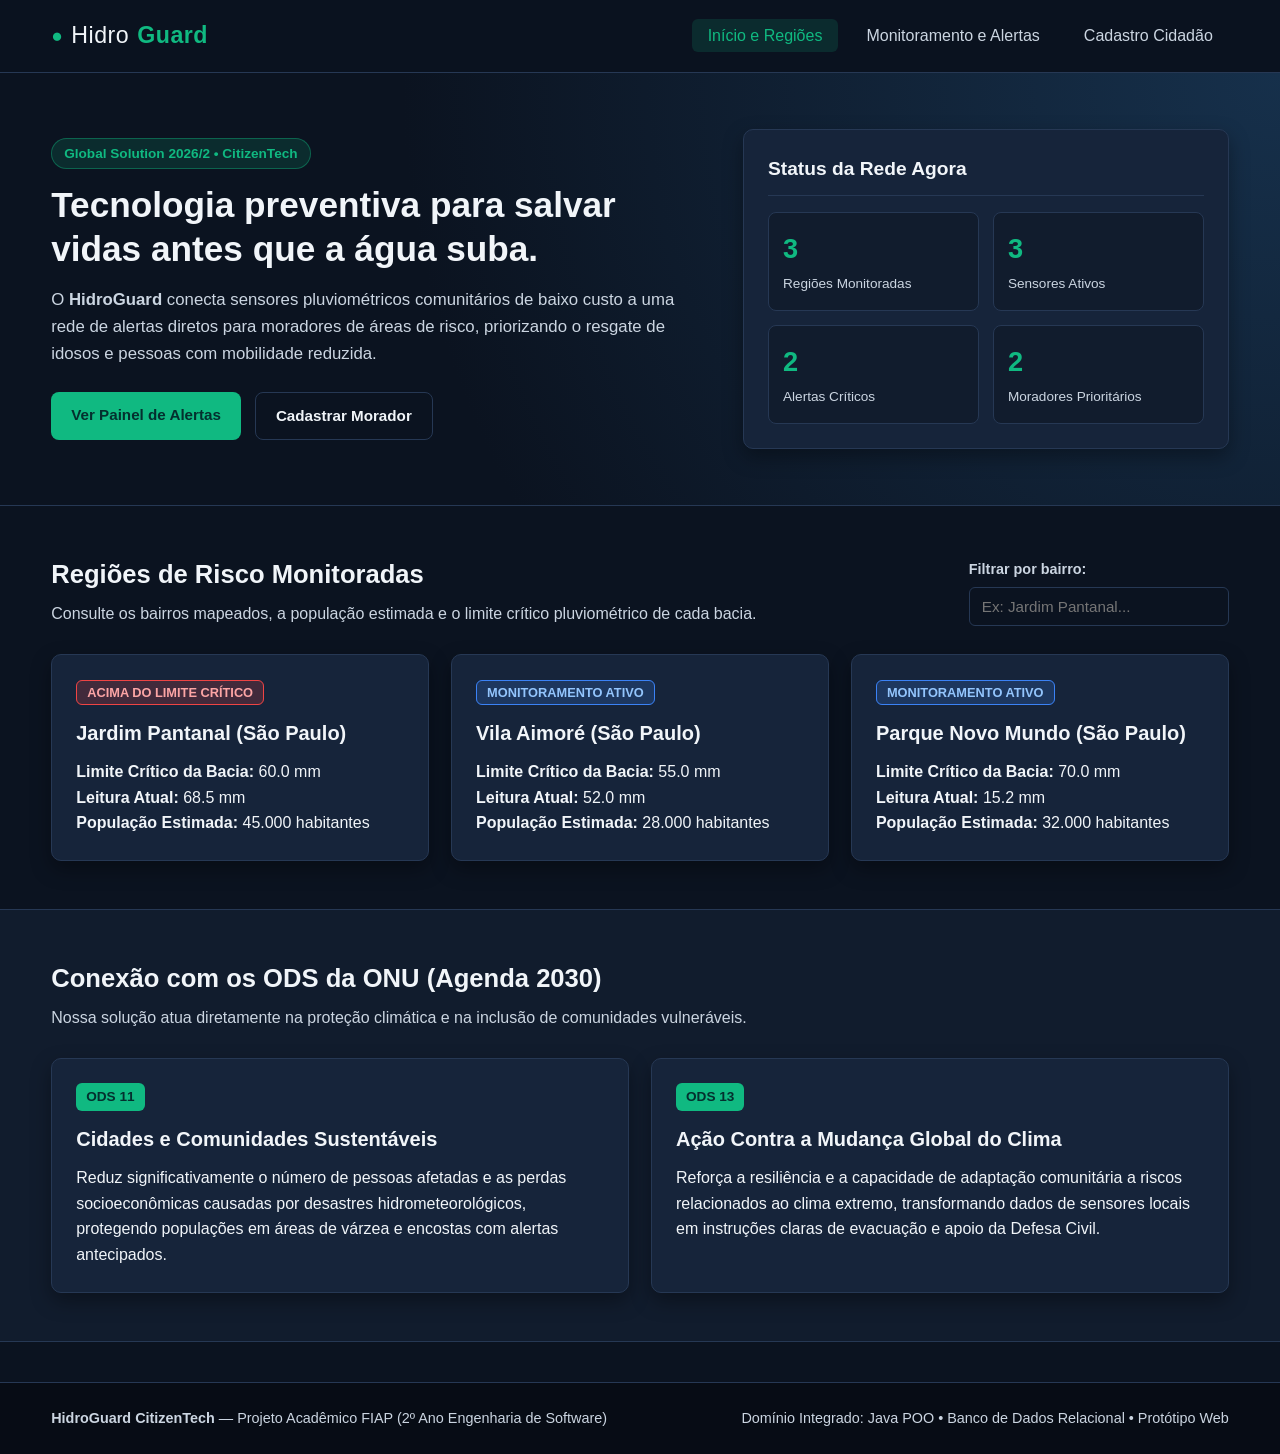
<file: index.html>
<!DOCTYPE html>
<html lang="pt-BR">
<head>
    <meta charset="UTF-8">
    <meta name="viewport" content="width=device-width, initial-scale=1.0">
    <title>HidroGuard | CitizenTech - Alerta Comunitário de Enchentes</title>
    <link rel="stylesheet" href="style.css">
</head>
<body>
    <header class="cabecalho">
        <div class="container cabecalho-conteudo">
            <a href="index.html" class="logo" aria-label="Página inicial HidroGuard">
                <span class="logo-icone">&#9679;</span> Hidro<strong>Guard</strong>
            </a>
            <button id="btn-menu-mobile" class="btn-menu-mobile" aria-label="Abrir menu de navegação" aria-expanded="false">
                &#9776;
            </button>
            <nav id="nav-menu" class="navegacao" aria-label="Menu principal">
                <ul class="menu-lista">
                    <li><a href="index.html" class="menu-link ativo">Início e Regiões</a></li>
                    <li><a href="monitoramento.html" class="menu-link">Monitoramento e Alertas</a></li>
                    <li><a href="cadastro.html" class="menu-link">Cadastro Cidadão</a></li>
                </ul>
            </nav>
        </div>
    </header>

    <main>
        <section class="hero">
            <div class="container hero-grid">
                <div class="hero-texto">
                    <span class="tag-destaque">Global Solution 2026/2 &bull; CitizenTech</span>
                    <h1>Tecnologia preventiva para salvar vidas antes que a água suba.</h1>
                    <p>
                        O <strong>HidroGuard</strong> conecta sensores pluviométricos comunitários de baixo custo a uma rede de alertas diretos para moradores de áreas de risco, priorizando o resgate de idosos e pessoas com mobilidade reduzida.
                    </p>
                    <div class="hero-botoes">
                        <a href="monitoramento.html" class="btn btn-primario">Ver Painel de Alertas</a>
                        <a href="cadastro.html" class="btn btn-secundario">Cadastrar Morador</a>
                    </div>
                </div>
                <aside class="hero-painel" aria-label="Resumo em tempo real">
                    <h2>Status da Rede Agora</h2>
                    <div id="resumo-metricas-home" class="metricas-grid">
                        <!-- Preenchido -->
                    </div>
                </aside>
            </div>
        </section>

        <section class="secao">
            <div class="container">
                <div class="cabecalho-secao">
                    <div>
                        <h2>Regiões de Risco Monitoradas</h2>
                        <p>Consulte os bairros mapeados, a população estimada e o limite crítico pluviométrico de cada bacia.</p>
                    </div>
                    <div class="campo-filtro-inline">
                        <label for="busca-regiao-home">Filtrar por bairro:</label>
                        <input type="text" id="busca-regiao-home" placeholder="Ex: Jardim Pantanal...">
                    </div>
                </div>
                <div id="lista-regioes-home" class="cards-grid">
                    <!-- Cards das regiões renderizados -->
                </div>
            </div>
        </section>

        <section class="secao secao-escura">
            <div class="container">
                <div class="cabecalho-secao">
                    <div>
                        <h2>Conexão com os ODS da ONU (Agenda 2030)</h2>
                        <p>Nossa solução atua diretamente na proteção climática e na inclusão de comunidades vulneráveis.</p>
                    </div>
                </div>
                <div class="cards-grid">
                    <article class="card card-ods">
                        <span class="ods-badge">ODS 11</span>
                        <h3>Cidades e Comunidades Sustentáveis</h3>
                        <p>
                            Reduz significativamente o número de pessoas afetadas e as perdas socioeconômicas causadas por desastres hidrometeorológicos, protegendo populações em áreas de várzea e encostas com alertas antecipados.
                        </p>
                    </article>
                    <article class="card card-ods">
                        <span class="ods-badge">ODS 13</span>
                        <h3>Ação Contra a Mudança Global do Clima</h3>
                        <p>
                            Reforça a resiliência e a capacidade de adaptação comunitária a riscos relacionados ao clima extremo, transformando dados de sensores locais em instruções claras de evacuação e apoio da Defesa Civil.
                        </p>
                    </article>
                </div>
            </div>
        </section>
    </main>

    <footer class="rodape">
        <div class="container rodape-conteudo">
            <p><strong>HidroGuard CitizenTech</strong> &mdash; Projeto Acadêmico FIAP (2º Ano Engenharia de Software)</p>
            <p>Domínio Integrado: Java POO &bull; Banco de Dados Relacional &bull; Protótipo Web</p>
        </div>
    </footer>

    <script src="script.js"></script>
</body>
</html>
</file>
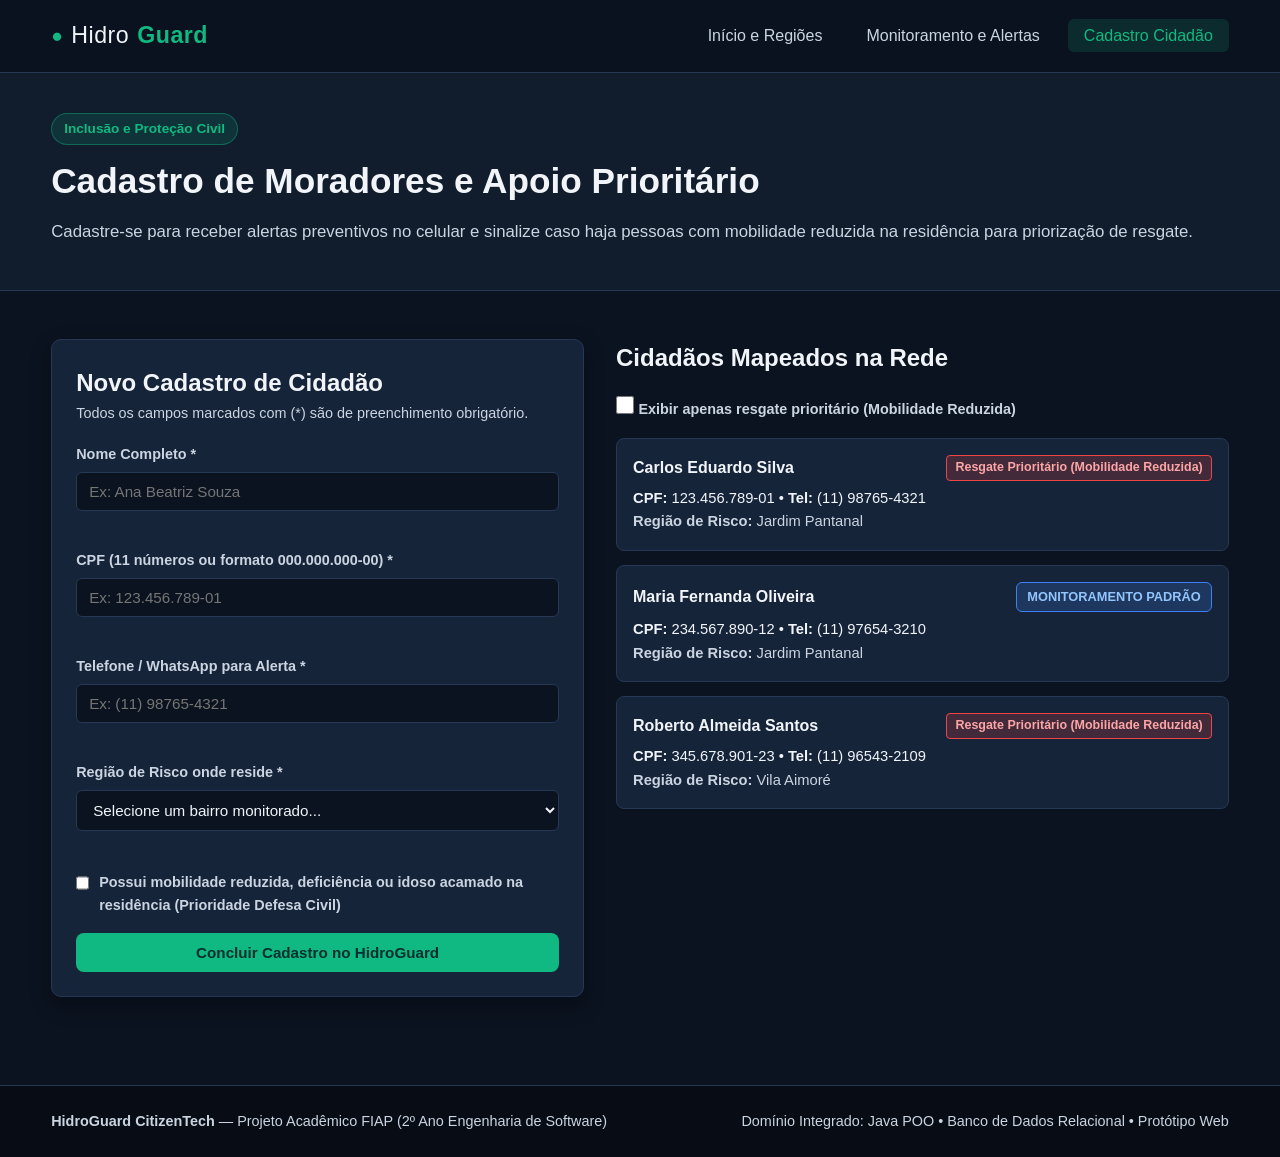
<file: cadastro.html>
<!DOCTYPE html>
<html lang="pt-BR">
<head>
    <meta charset="UTF-8">
    <meta name="viewport" content="width=device-width, initial-scale=1.0">
    <title>Cadastro Cidadão | HidroGuard CitizenTech</title>
    <link rel="stylesheet" href="style.css">
</head>
<body>
    <header class="cabecalho">
        <div class="container cabecalho-conteudo">
            <a href="index.html" class="logo" aria-label="Página inicial HidroGuard">
                <span class="logo-icone">&#9679;</span> Hidro<strong>Guard</strong>
            </a>
            <button id="btn-menu-mobile" class="btn-menu-mobile" aria-label="Abrir menu de navegação" aria-expanded="false">
                &#9776;
            </button>
            <nav id="nav-menu" class="navegacao" aria-label="Menu principal">
                <ul class="menu-lista">
                    <li><a href="index.html" class="menu-link">Início e Regiões</a></li>
                    <li><a href="monitoramento.html" class="menu-link">Monitoramento e Alertas</a></li>
                    <li><a href="cadastro.html" class="menu-link ativo">Cadastro Cidadão</a></li>
                </ul>
            </nav>
        </div>
    </header>

    <main>
        <section class="secao-topo">
            <div class="container">
                <span class="tag-destaque">Inclusão e Proteção Civil</span>
                <h1>Cadastro de Moradores e Apoio Prioritário</h1>
                <p>Cadastre-se para receber alertas preventivos no celular e sinalize caso haja pessoas com mobilidade reduzida na residência para priorização de resgate.</p>
            </div>
        </section>

        <section class="secao">
            <div class="container layout-duas-colunas">
                <article class="card card-formulario">
                    <h2>Novo Cadastro de Cidadão</h2>
                    <p class="texto-auxiliar">Todos os campos marcados com (*) são de preenchimento obrigatório.</p>

                    <div id="mensagem-geral-form" class="caixa-feedback oculto" role="alert" aria-live="polite"></div>

                    <form id="form-cidadao" novalidate>
                        <div class="grupo-campo">
                            <label for="nome-cidadao">Nome Completo *</label>
                            <input type="text" id="nome-cidadao" placeholder="Ex: Ana Beatriz Souza">
                            <span id="erro-nome" class="erro-campo"></span>
                        </div>

                        <div class="grupo-campo">
                            <label for="cpf-cidadao">CPF (11 números ou formato 000.000.000-00) *</label>
                            <input type="text" id="cpf-cidadao" placeholder="Ex: 123.456.789-01" maxlength="14">
                            <span id="erro-cpf" class="erro-campo"></span>
                        </div>

                        <div class="grupo-campo">
                            <label for="telefone-cidadao">Telefone / WhatsApp para Alerta *</label>
                            <input type="tel" id="telefone-cidadao" placeholder="Ex: (11) 98765-4321">
                            <span id="erro-telefone" class="erro-campo"></span>
                        </div>

                        <div class="grupo-campo">
                            <label for="regiao-cidadao">Região de Risco onde reside *</label>
                            <select id="regiao-cidadao">
                                <option value="">Selecione um bairro monitorado...</option>
                                <!-- Carregado dinamicamente -->
                            </select>
                            <span id="erro-regiao" class="erro-campo"></span>
                        </div>

                        <div class="grupo-campo campo-checkbox">
                            <input type="checkbox" id="mobilidade-cidadao">
                            <label for="mobilidade-cidadao">
                                Possui mobilidade reduzida, deficiência ou idoso acamado na residência (Prioridade Defesa Civil)
                            </label>
                        </div>

                        <button type="submit" class="btn btn-primario btn-bloco">Concluir Cadastro no HidroGuard</button>
                    </form>
                </article>

                <section class="painel-cadastrados" aria-label="Lista de cidadãos cadastrados">
                    <div class="cabecalho-lista-cidadaos">
                        <h2>Cidadãos Mapeados na Rede</h2>
                        <div class="campo-checkbox filtro-check">
                            <input type="checkbox" id="filtro-prioritarios">
                            <label for="filtro-prioritarios">Exibir apenas resgate prioritário (Mobilidade Reduzida)</label>
                        </div>
                    </div>
                    <div id="lista-cidadaos-dom" class="lista-cidadaos">
                        <!-- Cidadãos renderizados -->
                    </div>
                </section>
            </div>
        </section>
    </main>

    <footer class="rodape">
        <div class="container rodape-conteudo">
            <p><strong>HidroGuard CitizenTech</strong> &mdash; Projeto Acadêmico FIAP (2º Ano Engenharia de Software)</p>
            <p>Domínio Integrado: Java POO &bull; Banco de Dados Relacional &bull; Protótipo Web</p>
        </div>
    </footer>

    <script src="script.js"></script>
</body>
</html>
</file>
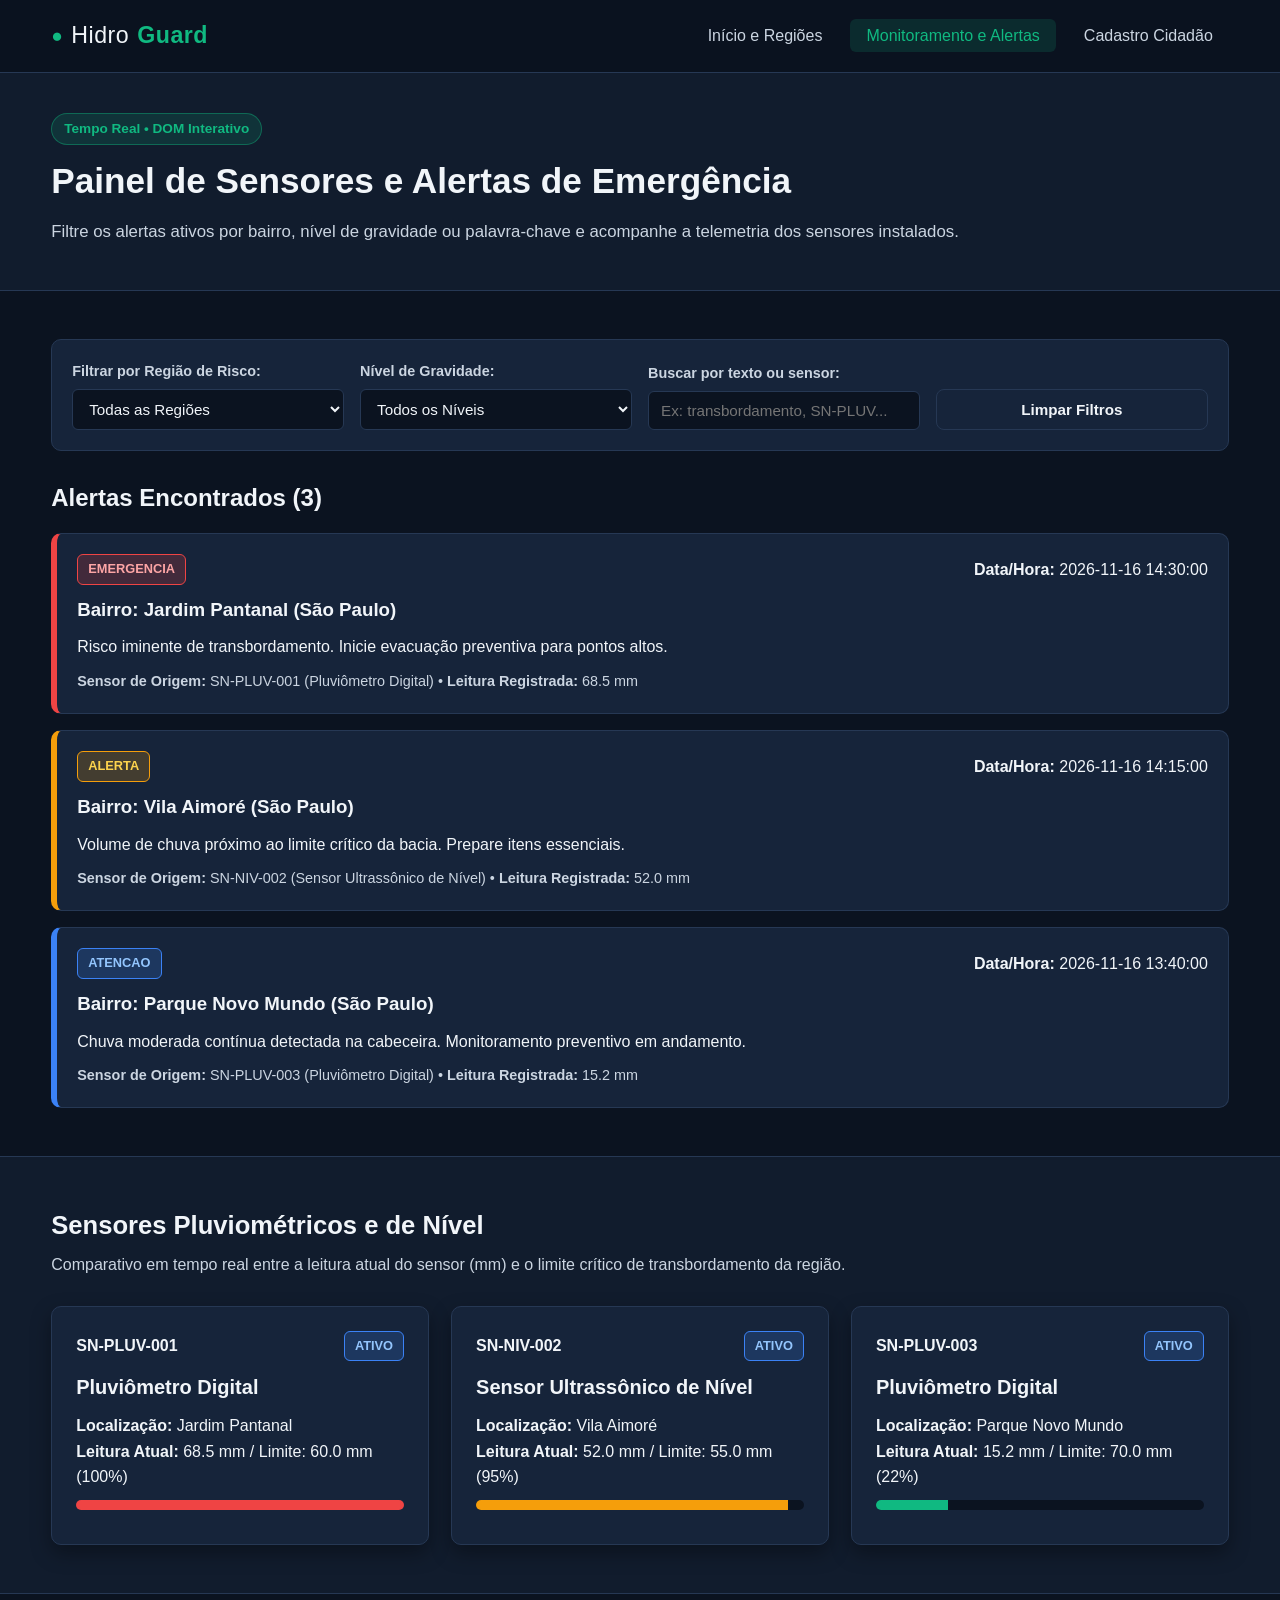
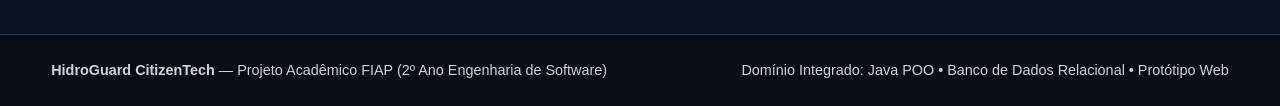
<file: monitoramento.html>
<!DOCTYPE html>
<html lang="pt-BR">
<head>
    <meta charset="UTF-8">
    <meta name="viewport" content="width=device-width, initial-scale=1.0">
    <title>Monitoramento e Alertas | HidroGuard CitizenTech</title>
    <link rel="stylesheet" href="style.css">
</head>
<body>
    <header class="cabecalho">
        <div class="container cabecalho-conteudo">
            <a href="index.html" class="logo" aria-label="Página inicial HidroGuard">
                <span class="logo-icone">&#9679;</span> Hidro<strong>Guard</strong>
            </a>
            <button id="btn-menu-mobile" class="btn-menu-mobile" aria-label="Abrir menu de navegação" aria-expanded="false">
                &#9776;
            </button>
            <nav id="nav-menu" class="navegacao" aria-label="Menu principal">
                <ul class="menu-lista">
                    <li><a href="index.html" class="menu-link">Início e Regiões</a></li>
                    <li><a href="monitoramento.html" class="menu-link ativo">Monitoramento e Alertas</a></li>
                    <li><a href="cadastro.html" class="menu-link">Cadastro Cidadão</a></li>
                </ul>
            </nav>
        </div>
    </header>

    <main>
        <section class="secao-topo">
            <div class="container">
                <span class="tag-destaque">Tempo Real &bull; DOM Interativo</span>
                <h1>Painel de Sensores e Alertas de Emergência</h1>
                <p>Filtre os alertas ativos por bairro, nível de gravidade ou palavra-chave e acompanhe a telemetria dos sensores instalados.</p>
            </div>
        </section>

        <section class="secao">
            <div class="container">
                <div class="painel-filtros" aria-label="Filtros de busca de alertas">
                    <div class="grupo-campo">
                        <label for="filtro-regiao">Filtrar por Região de Risco:</label>
                        <select id="filtro-regiao">
                            <option value="TODAS">Todas as Regiões</option>
                            <!-- Opções carregadas -->
                        </select>
                    </div>

                    <div class="grupo-campo">
                        <label for="filtro-gravidade">Nível de Gravidade:</label>
                        <select id="filtro-gravidade">
                            <option value="TODOS">Todos os Níveis</option>
                            <option value="EMERGENCIA">Emergência (Evacuação)</option>
                            <option value="ALERTA">Alerta Preventivo</option>
                            <option value="ATENCAO">Atenção</option>
                        </select>
                    </div>

                    <div class="grupo-campo">
                        <label for="filtro-busca-alerta">Buscar por texto ou sensor:</label>
                        <input type="text" id="filtro-busca-alerta" placeholder="Ex: transbordamento, SN-PLUV...">
                    </div>

                    <div class="grupo-campo acao-filtro">
                        <button type="button" id="btn-limpar-filtros" class="btn btn-secundario">Limpar Filtros</button>
                    </div>
                </div>

                <div class="barra-status-resultados">
                    <h2 id="contador-alertas">Alertas Emitidos</h2>
                </div>

                <div id="lista-alertas-dom" class="lista-alertas">
                    <!-- Alertas renderizados e filtrados -->
                </div>
            </div>
        </section>

        <section class="secao secao-escura">
            <div class="container">
                <div class="cabecalho-secao">
                    <div>
                        <h2>Sensores Pluviométricos e de Nível</h2>
                        <p>Comparativo em tempo real entre a leitura atual do sensor (mm) e o limite crítico de transbordamento da região.</p>
                    </div>
                </div>
                <div id="lista-sensores-dom" class="cards-grid">
                    <!-- Sensores renderizados -->
                </div>
            </div>
        </section>
    </main>

    <footer class="rodape">
        <div class="container rodape-conteudo">
            <p><strong>HidroGuard CitizenTech</strong> &mdash; Projeto Acadêmico FIAP (2º Ano Engenharia de Software)</p>
            <p>Domínio Integrado: Java POO &bull; Banco de Dados Relacional &bull; Protótipo Web</p>
        </div>
    </footer>

    <script src="script.js"></script>
</body>
</html>
</file>
<file: style.css>
:root {
    --cor-fundo: #0b1320;
    --cor-fundo-secundario: #111c2d;
    --cor-card: #16243a;
    --cor-borda: #263854;
    --cor-texto: #f1f5f9;
    --cor-texto-suave: #cbd5e1;
    --cor-primaria: #10b981;
    --cor-primaria-hover: #059669;
    --cor-emergencia: #ef4444;
    --cor-alerta: #f59e0b;
    --cor-atencao: #3b82f6;
    --sombra-padrao: 0 8px 20px rgba(0, 0, 0, 0.35);
    --raio-borda: 10px;
}

* {
    margin: 0;
    padding: 0;
    box-sizing: border-box;
}

body {
    font-family: 'Segoe UI', Roboto, Helvetica, Arial, sans-serif;
    background-color: var(--cor-fundo);
    color: var(--cor-texto);
    line-height: 1.6;
    display: flex;
    flex-direction: column;
    min-height: 100vh;
}

main {
    flex: 1;
}

.container {
    width: 92%;
    max-width: 1180px;
    margin: 0 auto;
}

/* ==================== CABEÇALHO E NAVEGAÇÃO ==================== */

.cabecalho {
    background-color: rgba(11, 19, 32, 0.96);
    border-bottom: 1px solid var(--cor-borda);
    position: sticky;
    top: 0;
    z-index: 100;
}

.cabecalho-conteudo {
    display: flex;
    align-items: center;
    justify-content: space-between;
    min-height: 72px;
}

.logo {
    color: var(--cor-texto);
    text-decoration: none;
    font-size: 1.45rem;
    letter-spacing: 0.5px;
    display: flex;
    align-items: center;
    gap: 8px;
}

.logo-icone {
    color: var(--cor-primaria);
    font-size: 1.2rem;
}

.logo strong {
    color: var(--cor-primaria);
}

.menu-lista {
    list-style: none;
    display: flex;
    gap: 12px;
}

.menu-link {
    color: var(--cor-texto-suave);
    text-decoration: none;
    padding: 8px 16px;
    border-radius: 6px;
    font-weight: 500;
    transition: background-color 0.2s, color 0.2s;
}

.menu-link:hover,
.menu-link.ativo {
    background-color: rgba(16, 185, 129, 0.15);
    color: var(--cor-primaria);
}

.btn-menu-mobile {
    display: none;
    background: transparent;
    border: 1px solid var(--cor-borda);
    color: var(--cor-texto);
    font-size: 1.4rem;
    padding: 6px 12px;
    border-radius: 6px;
    cursor: pointer;
}

/* ==================== HERO E SEÇÕES ==================== */

.hero {
    padding: 56px 0;
    background: radial-gradient(circle at top right, #16304b 0%, var(--cor-fundo) 65%);
    border-bottom: 1px solid var(--cor-borda);
}

.hero-grid {
    display: grid;
    grid-template-columns: 1.35fr 1fr;
    gap: 36px;
    align-items: center;
}

.tag-destaque {
    display: inline-block;
    background-color: rgba(16, 185, 129, 0.15);
    color: var(--cor-primaria);
    border: 1px solid rgba(16, 185, 129, 0.4);
    padding: 4px 12px;
    border-radius: 999px;
    font-size: 0.85rem;
    font-weight: 600;
    margin-bottom: 14px;
}

.hero-texto h1,
.secao-topo h1 {
    font-size: 2.2rem;
    line-height: 1.25;
    margin-bottom: 16px;
}

.hero-texto p,
.secao-topo p {
    color: var(--cor-texto-suave);
    font-size: 1.05rem;
    margin-bottom: 24px;
}

.hero-botoes {
    display: flex;
    flex-wrap: wrap;
    gap: 14px;
}

.hero-painel {
    background-color: var(--cor-card);
    border: 1px solid var(--cor-borda);
    border-radius: var(--raio-borda);
    padding: 24px;
    box-shadow: var(--sombra-padrao);
}

.hero-painel h2 {
    font-size: 1.2rem;
    margin-bottom: 16px;
    border-bottom: 1px solid var(--cor-borda);
    padding-bottom: 10px;
}

.metricas-grid {
    display: grid;
    grid-template-columns: 1fr 1fr;
    gap: 14px;
}

.metrica-item {
    background-color: var(--cor-fundo-secundario);
    border: 1px solid var(--cor-borda);
    padding: 14px;
    border-radius: 8px;
}

.metrica-valor {
    font-size: 1.7rem;
    font-weight: 700;
    color: var(--cor-primaria);
    display: block;
}

.metrica-rotulo {
    font-size: 0.85rem;
    color: var(--cor-texto-suave);
}

.secao {
    padding: 48px 0;
}

.secao-escura {
    background-color: var(--cor-fundo-secundario);
    border-top: 1px solid var(--cor-borda);
    border-bottom: 1px solid var(--cor-borda);
}

.secao-topo {
    padding: 40px 0 20px;
    border-bottom: 1px solid var(--cor-borda);
    background-color: var(--cor-fundo-secundario);
}

.cabecalho-secao {
    display: flex;
    justify-content: space-between;
    align-items: flex-end;
    flex-wrap: wrap;
    gap: 16px;
    margin-bottom: 28px;
}

.cabecalho-secao h2 {
    font-size: 1.6rem;
    margin-bottom: 6px;
}

.cabecalho-secao p {
    color: var(--cor-texto-suave);
}

/* ==================== BOTÕES E CARDS ==================== */

.btn {
    display: inline-block;
    padding: 11px 20px;
    border-radius: 8px;
    font-weight: 600;
    font-size: 0.95rem;
    text-decoration: none;
    cursor: pointer;
    border: none;
    transition: background-color 0.2s, transform 0.1s;
}

.btn:active {
    transform: scale(0.99);
}

.btn-primario {
    background-color: var(--cor-primaria);
    color: #042f2e;
}

.btn-primario:hover {
    background-color: var(--cor-primaria-hover);
    color: #ffffff;
}

.btn-secundario {
    background-color: transparent;
    color: var(--cor-texto);
    border: 1px solid var(--cor-borda);
}

.btn-secundario:hover {
    background-color: var(--cor-card);
    border-color: var(--cor-primaria);
}

.btn-bloco {
    width: 100%;
    text-align: center;
}

.cards-grid {
    display: grid;
    grid-template-columns: repeat(auto-fit, minmax(300px, 1fr));
    gap: 22px;
}

.card {
    background-color: var(--cor-card);
    border: 1px solid var(--cor-borda);
    border-radius: var(--raio-borda);
    padding: 24px;
    box-shadow: var(--sombra-padrao);
}

.card h3 {
    font-size: 1.25rem;
    margin-bottom: 10px;
}

.ods-badge {
    display: inline-block;
    background-color: var(--cor-primaria);
    color: #042f2e;
    font-weight: 700;
    padding: 3px 10px;
    border-radius: 6px;
    font-size: 0.85rem;
    margin-bottom: 12px;
}

/* ==================== FILTROS, SENSORES E ALERTAS ==================== */

.painel-filtros {
    background-color: var(--cor-card);
    border: 1px solid var(--cor-borda);
    border-radius: var(--raio-borda);
    padding: 20px;
    display: grid;
    grid-template-columns: repeat(auto-fit, minmax(210px, 1fr));
    gap: 16px;
    align-items: end;
    margin-bottom: 28px;
}

.campo-filtro-inline {
    display: flex;
    flex-direction: column;
    gap: 6px;
    min-width: 260px;
}

.grupo-campo {
    display: flex;
    flex-direction: column;
    gap: 6px;
    margin-bottom: 14px;
}

.painel-filtros .grupo-campo {
    margin-bottom: 0;
}

label {
    font-size: 0.9rem;
    font-weight: 600;
    color: var(--cor-texto-suave);
}

input[type="text"],
input[type="tel"],
select {
    background-color: var(--cor-fundo);
    border: 1px solid var(--cor-borda);
    color: var(--cor-texto);
    padding: 10px 12px;
    border-radius: 6px;
    font-size: 0.95rem;
}

input:focus,
select:focus {
    outline: 2px solid var(--cor-primaria);
    border-color: transparent;
}

.barra-status-resultados {
    margin-bottom: 16px;
}

.lista-alertas {
    display: flex;
    flex-direction: column;
    gap: 16px;
}

.alerta-item {
    background-color: var(--cor-card);
    border: 1px solid var(--cor-borda);
    border-left: 6px solid var(--cor-atencao);
    border-radius: var(--raio-borda);
    padding: 20px;
    display: flex;
    flex-direction: column;
    gap: 10px;
}

.alerta-item.gravidade-EMERGENCIA {
    border-left-color: var(--cor-emergencia);
}

.alerta-item.gravidade-ALERTA {
    border-left-color: var(--cor-alerta);
}

.alerta-cabecalho {
    display: flex;
    justify-content: space-between;
    align-items: center;
    flex-wrap: wrap;
    gap: 10px;
}

.badge-gravidade {
    padding: 4px 10px;
    border-radius: 6px;
    font-size: 0.8rem;
    font-weight: 700;
    text-transform: uppercase;
}

.badge-EMERGENCIA {
    background-color: rgba(239, 68, 68, 0.2);
    color: #fca5a5;
    border: 1px solid var(--cor-emergencia);
}

.badge-ALERTA {
    background-color: rgba(245, 158, 11, 0.2);
    color: #fcd34d;
    border: 1px solid var(--cor-alerta);
}

.badge-ATENCAO {
    background-color: rgba(59, 130, 246, 0.2);
    color: #93c5fd;
    border: 1px solid var(--cor-atencao);
}

.barra-progresso-fundo {
    width: 100%;
    height: 10px;
    background-color: var(--cor-fundo);
    border-radius: 999px;
    overflow: hidden;
    margin: 10px 0;
}

.barra-progresso-preenchimento {
    height: 100%;
    background-color: var(--cor-primaria);
    transition: width 0.3s ease;
}

/* ==================== FORMULÁRIO E CIDADÃOS ==================== */

.layout-duas-colunas {
    display: grid;
    grid-template-columns: 1fr 1.15fr;
    gap: 32px;
    align-items: start;
}

.texto-auxiliar {
    color: var(--cor-texto-suave);
    font-size: 0.9rem;
    margin-bottom: 18px;
}

.campo-checkbox {
    flex-direction: row;
    align-items: flex-start;
    gap: 10px;
    margin: 16px 0;
}

.campo-checkbox input[type="checkbox"] {
    width: 18px;
    height: 18px;
    margin-top: 3px;
    accent-color: var(--cor-primaria);
}

.erro-campo {
    color: #fca5a5;
    font-size: 0.84rem;
    min-height: 18px;
}

.input-invalido {
    border-color: var(--cor-emergencia) !important;
}

.caixa-feedback {
    padding: 12px 16px;
    border-radius: 8px;
    margin-bottom: 18px;
    font-weight: 600;
}

.caixa-feedback.sucesso {
    background-color: rgba(16, 185, 129, 0.2);
    border: 1px solid var(--cor-primaria);
    color: #6ee7b7;
}

.caixa-feedback.erro {
    background-color: rgba(239, 68, 68, 0.2);
    border: 1px solid var(--cor-emergencia);
    color: #fca5a5;
}

.oculto {
    display: none;
}

.lista-cidadaos {
    display: flex;
    flex-direction: column;
    gap: 14px;
}

.cidadao-card {
    background-color: var(--cor-card);
    border: 1px solid var(--cor-borda);
    border-radius: 8px;
    padding: 16px;
}

.badge-prioritario {
    display: inline-block;
    background-color: rgba(239, 68, 68, 0.2);
    color: #fca5a5;
    border: 1px solid var(--cor-emergencia);
    padding: 2px 8px;
    border-radius: 4px;
    font-size: 0.78rem;
    font-weight: 700;
}

/* ==================== RODAPÉ E RESPONSIVIDADE ==================== */

.rodape {
    background-color: #070c15;
    border-top: 1px solid var(--cor-borda);
    padding: 24px 0;
    margin-top: 40px;
}

.rodape-conteudo {
    display: flex;
    justify-content: space-between;
    flex-wrap: wrap;
    gap: 12px;
    color: var(--cor-texto-suave);
    font-size: 0.9rem;
}

@media (max-width: 820px) {
    .hero-grid,
    .layout-duas-colunas {
        grid-template-columns: 1fr;
    }

    .btn-menu-mobile {
        display: block;
    }

    .navegacao {
        display: none;
        width: 100%;
        padding: 12px 0;
    }

    .navegacao.aberto {
        display: block;
    }

    .cabecalho-conteudo {
        flex-wrap: wrap;
        padding: 12px 0;
    }

    .menu-lista {
        flex-direction: column;
        gap: 6px;
    }

    .menu-link {
        display: block;
    }
}
</file>
